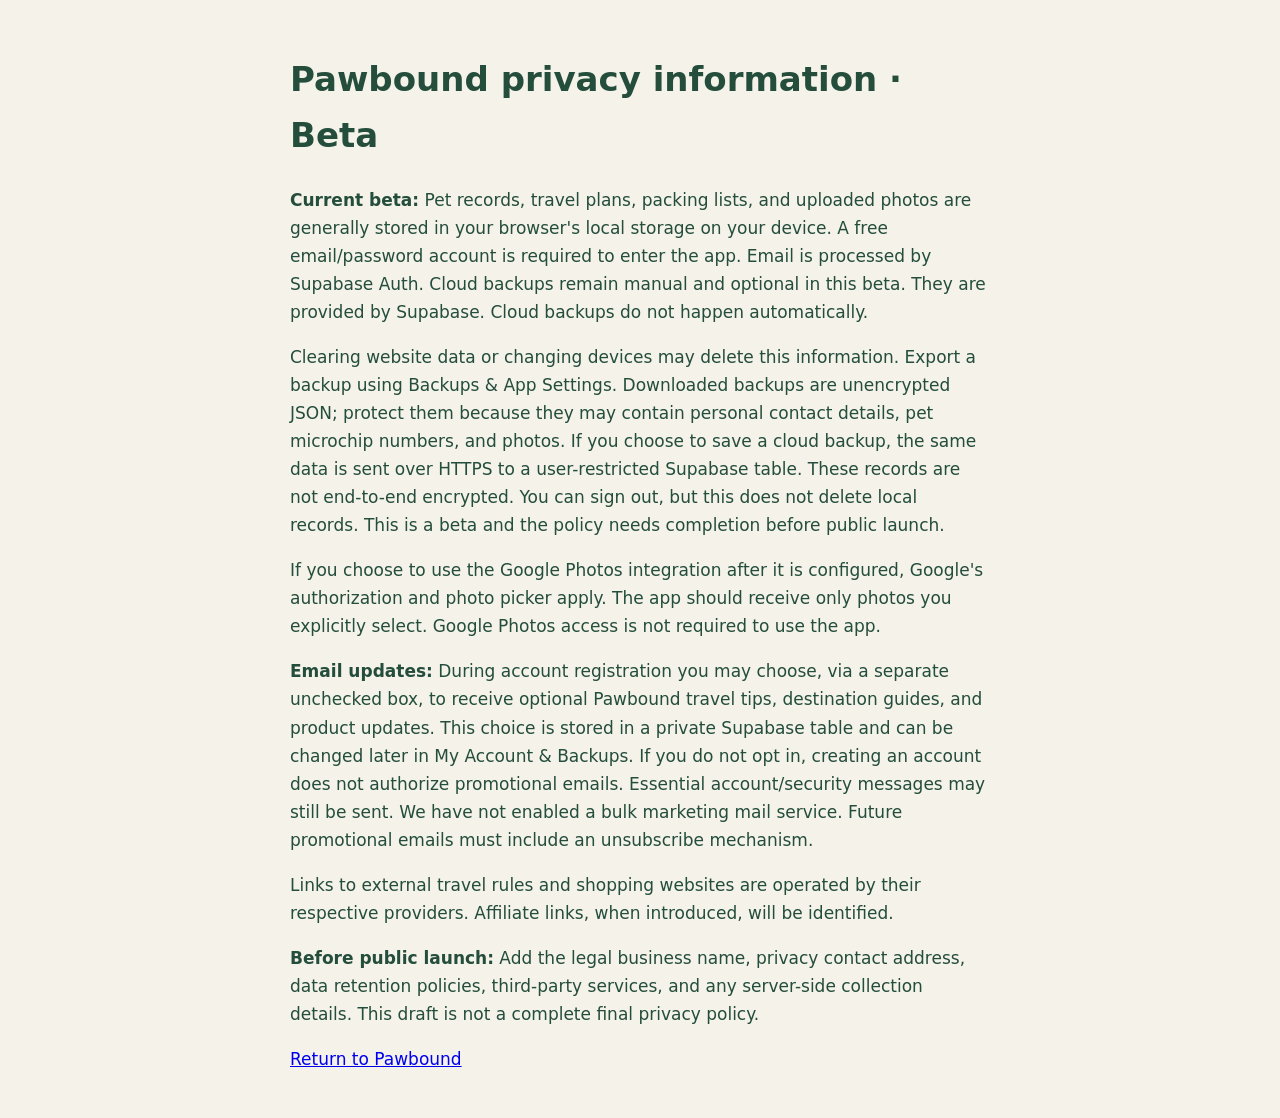
<file: privacy.html>
<!doctype html><html lang="en"><meta charset="utf-8"><meta name="viewport" content="width=device-width,initial-scale=1"><title>Pawbound | Privacy</title><style>body{font:17px system-ui;line-height:1.65;max-width:700px;padding:28px;margin:auto;background:#f4f2e9;color:#244d3c}</style><h1>Pawbound privacy information · Beta</h1><p><strong>Current beta:</strong> Pet records, travel plans, packing lists, and uploaded photos are generally stored in your browser's local storage on your device. A free email/password account is required to enter the app. Email is processed by Supabase Auth. Cloud backups remain manual and optional in this beta. They are provided by Supabase. Cloud backups do not happen automatically.</p><p>Clearing website data or changing devices may delete this information. Export a backup using Backups &amp; App Settings. Downloaded backups are unencrypted JSON; protect them because they may contain personal contact details, pet microchip numbers, and photos. If you choose to save a cloud backup, the same data is sent over HTTPS to a user-restricted Supabase table. These records are not end-to-end encrypted. You can sign out, but this does not delete local records. This is a beta and the policy needs completion before public launch.</p><p>If you choose to use the Google Photos integration after it is configured, Google's authorization and photo picker apply. The app should receive only photos you explicitly select. Google Photos access is not required to use the app.</p><p><strong>Email updates:</strong> During account registration you may choose, via a separate unchecked box, to receive optional Pawbound travel tips, destination guides, and product updates. This choice is stored in a private Supabase table and can be changed later in My Account &amp; Backups. If you do not opt in, creating an account does not authorize promotional emails. Essential account/security messages may still be sent. We have not enabled a bulk marketing mail service. Future promotional emails must include an unsubscribe mechanism.</p><p>Links to external travel rules and shopping websites are operated by their respective providers. Affiliate links, when introduced, will be identified.</p><p><strong>Before public launch:</strong> Add the legal business name, privacy contact address, data retention policies, third-party services, and any server-side collection details. This draft is not a complete final privacy policy.</p><p><a href="./">Return to Pawbound</a></p></html>
</file>
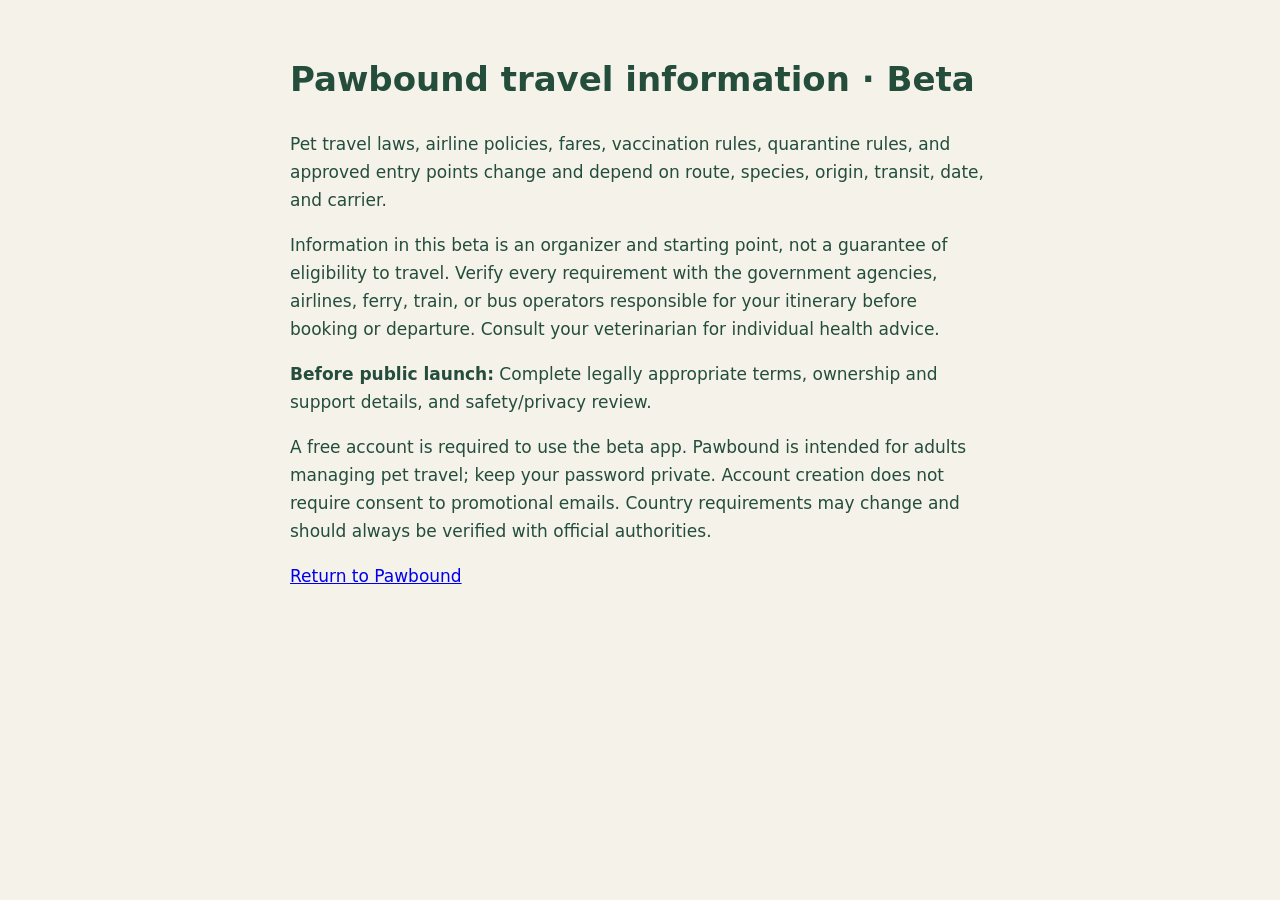
<file: terms.html>
<!doctype html><html lang="en"><meta charset="utf-8"><meta name="viewport" content="width=device-width,initial-scale=1"><title>Pawbound | Important travel notice</title><style>body{font:17px system-ui;line-height:1.65;max-width:700px;padding:28px;margin:auto;background:#f4f2e9;color:#244d3c}</style><h1>Pawbound travel information · Beta</h1><p>Pet travel laws, airline policies, fares, vaccination rules, quarantine rules, and approved entry points change and depend on route, species, origin, transit, date, and carrier.</p><p>Information in this beta is an organizer and starting point, not a guarantee of eligibility to travel. Verify every requirement with the government agencies, airlines, ferry, train, or bus operators responsible for your itinerary before booking or departure. Consult your veterinarian for individual health advice.</p><p><strong>Before public launch:</strong> Complete legally appropriate terms, ownership and support details, and safety/privacy review.</p><p>A free account is required to use the beta app. Pawbound is intended for adults managing pet travel; keep your password private. Account creation does not require consent to promotional emails. Country requirements may change and should always be verified with official authorities.</p><p><a href="./">Return to Pawbound</a></p></html>
</file>
